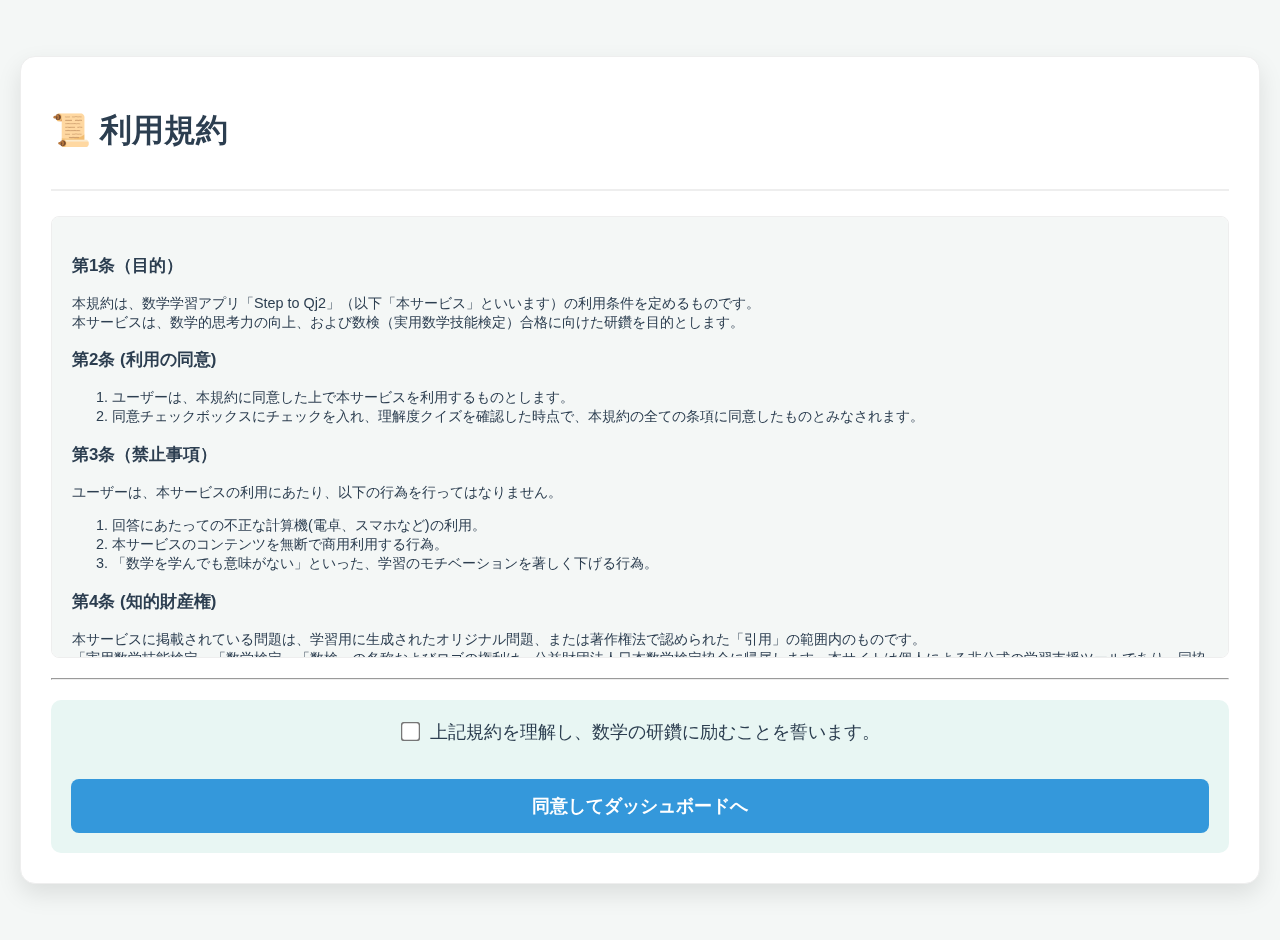
<file: terms.html>
<!DOCTYPE html>
<html lang="ja">
<head>
    <meta charset="UTF-8">
    <meta name="viewport" content="width=device-width, initial-scale=1.0">
    <title>利用規約 - Step to Qj2</title>
    <link rel="stylesheet" href="style.css">
    <link rel="icon" href="icon.png">
    <link rel="apple-touch-icon" href="icon.png">
</head>
<body>

<div class="container" style="max-width: 1600px;">
    <div class="header">
        <h1>📜 利用規約</h1>
    </div>

    <div class="terms-content">
        <h3>第1条（目的）</h3>
        <p>本規約は、数学学習アプリ「Step to Qj2」（以下「本サービス」といいます）の利用条件を定めるものです。<br>
            本サービスは、数学的思考力の向上、および数検（実用数学技能検定）合格に向けた研鑽を目的とします。</p>
        
        <h3>第2条 (利用の同意)</h3>
        <ol>
            <li>ユーザーは、本規約に同意した上で本サービスを利用するものとします。</li>
            <li>同意チェックボックスにチェックを入れ、理解度クイズを確認した時点で、本規約の全ての条項に同意したものとみなされます。</li>
        </ol>

        <h3>第3条（禁止事項）</h3>
        <p>ユーザーは、本サービスの利用にあたり、以下の行為を行ってはなりません。</p>
        <ol>
            <li>回答にあたっての不正な計算機(電卓、スマホなど)の利用。</li>
            <li>本サービスのコンテンツを無断で商用利用する行為。</li>
            <li>「数学を学んでも意味がない」といった、学習のモチベーションを著しく下げる行為。</li>
        </ol>
        <h3>第4条 (知的財産権)</h3>
        <p>本サービスに掲載されている問題は、学習用に生成されたオリジナル問題、または著作権法で認められた「引用」の範囲内のものです。<br>
            「実用数学技能検定」「数学検定」「数検」の名称およびロゴの権利は、公益財団法人日本数学検定協会に帰属します。本サイトは個人による非公式の学習支援ツールであり、同協会の公式サービスではないことをここに明記します。<br>
            本サービスのプログラム、デザイン、および独自に作成されたコンテンツの著作権は管理者に帰属します。</p>
        <h3>第5条 (免責事項)</h3>
            <ol>
                <li>管理者は、本サービスに掲載される情報の正確性について細心の注意を払っていますが、その内容を保証するものではありません。</li>
                <li>本サービスの利用により生じた損害（計算ミスによる失恋、数学の美しさに没頭しすぎたことによる寝不足などを含むがこれらに限られない）について、管理者は一切の責任を負いません。</li>
                <li>本サービスは予告なく内容の変更、停止、または廃止することがあります。</li>
            </ol>
        <h3>第6条 (データの取り扱い)</h3>
        <ol>
            <li>本サービス内の学習記録は、ブラウザのローカルストレージに保存されます。</li>
            <li>ユーザーは「引継ぎコード」を使用することで、自己責任においてデータの移行を行うことができます。</li>
        </ol>
        <h3>第7条（規約の変更）</h3>
            <p>
                管理者は、必要と判断した場合には、ユーザーに通知することなくいつでも本規約を変更することができるものとします。<br>変更後も本サービスの利用を継続した場合、変更後の規約に同意したものとみなします。
            </p>
        <h3>第8条 (プライバシーポリシー)</h3>
        <ol>
            <li>本サービスは、ユーザーの氏名・住所・電話番号などの個人情報をサーバーに送信・収集することはありません。</li>
            <li>学習データはユーザーのブラウザ内（LocalStorage）にのみ保存され、管理者がその内容を閲覧することは技術的に不可能です。</li>
            <li>消息を消す際は、ブラウザのキャッシュを削除することで完全にデータを消滅させることができます。</li>
        </ol>
        <h3>第9条 (準拠法・裁判管轄)</h3>
        <p>
            本規約の解釈にあたっては、日本法を準拠法とします。本サービスに関して紛争が生じた場合には、n次元空間ではなく、東京地方裁判所を第一審の専属的合意管轄裁判所とします。
        </p>
    </div>

    <hr>

    <div class="agreement-box">
        <label class="checkbox-label">
            <input type="checkbox" id="agree-check" onchange="toggleContent()">
            <span>上記規約を理解し、数学の研鑽に励むことを誓います。</span>
        </label>
        
        <button id="submit-btn" class="next-btn" disabled onclick="acceptTerms()">
            同意してダッシュボードへ
        </button>
    </div>

    <div id="optional-quiz-section" class="terms-quiz-section hidden">
        <h3>✅ 【任意】規約理解度チェック</h3>
        <p>同意ありがとうございます。余裕があれば、理解度を確認してみましょう。</p>
        
        <div class="mini-quiz-item">
            <p>Q1. 計算に行き詰まったとき、電卓を使ってもよい？</p>
            <label><input type="radio" name="q1" value="yes" onchange="checkQuiz()"> よい</label>
            <label><input type="radio" name="q1" value="no" onchange="checkQuiz()"> ダメ。己の脳を使う</label>
        </div>

        <div class="mini-quiz-item">
            <p>Q2. このサイトの目的は？</p>
            <label><input type="radio" name="q2" value="world" onchange="checkQuiz()"> 世界征服</label>
            <label><input type="radio" name="q2" value="math" onchange="checkQuiz()"> 数学的思考力の向上</label>
        </div>

        <div id="quiz-msg" style="font-weight:bold; margin:10px 0;"></div>
    </div>

</div>

<script>
    // チェックボックスの状態が変わったら実行
    function toggleContent() {
        const isChecked = document.getElementById('agree-check').checked;
        const btn = document.getElementById('submit-btn');
        const quizSection = document.getElementById('optional-quiz-section');

        // ボタンの有効化
        btn.disabled = !isChecked;
        btn.style.opacity = isChecked ? "1" : "0.5";

        // クイズエリアの表示/非表示
        if (isChecked) {
            quizSection.classList.remove('hidden');
            quizSection.classList.add('fade-in');
        } else {
            quizSection.classList.add('hidden');
            quizSection.classList.remove('fade-in');
        }
    }

    // 同意ボタンクリック時
    function acceptTerms() {
        localStorage.setItem('termsAccepted', 'true');
        alert("規約に同意しました。ロックを解除します。");
        window.location.href = 'index.html';
    }

    // クイズの正誤判定（ただの遊び）
    function checkQuiz() {
        const q1 = document.querySelector('input[name="q1"]:checked');
        const q2 = document.querySelector('input[name="q2"]:checked');
        const msg = document.getElementById('quiz-msg');

        if (q1 && q2) {
            if (q1.value === 'no' && q2.value === 'math') {
                msg.textContent = "⭕ さすがです！完璧な理解です。";
                msg.style.color = "var(--correct)";
            } else {
                msg.textContent = "❌ おや？もう一度規約を読みましょう（同意は有効です）。";
                msg.style.color = "var(--wrong)";
            }
        }
    }
</script>

</body>
</html>
</file>
<file: style.css>
/* =========================================
   🎨 テーマ変数定義 (Light & Dark)
   ========================================= */
:root {
    /* --- ☀️ ライトモード (デフォルト) --- */
    --bg-color: #f4f7f6;           /* 全体の背景 */
    --card-bg: #ffffff;            /* カード・コンテナ背景 */
    --text-main: #2c3e50;          /* メイン文字色 */
    --text-sub: #555555;           /* サブ文字色 */
    --text-muted: #7f8c8d;         /* 薄い文字色 */
    
    --primary: #2c3e50;            /* メインブランド色 (濃紺) */
    --accent: #3498db;             /* アクセント色 (青) */
    --correct: #27ae60;            /* 正解 (緑) */
    --wrong: #e74c3c;              /* 不正解 (赤) */
    
    --border-color: #bdc3c7;       /* 濃い境界線 */
    --border-light: #eeeeee;       /* 薄い境界線 */
    --shadow: rgba(0,0,0,0.1);     /* 影の色 */
    
    --column-bg: #e8f6f3;          /* コラム背景 */
    --explain-bg: #fdedec;         /* 解説背景 */
    --hover-bg: #ecf0f1;           /* ホバー時の背景 */
    --input-bg: #ffffff;           /* 入力エリア背景 */
    
    /* ヒートマップ */
    --heatmap-0: #ebedf0;
    --heatmap-1: #9be9a8;
    --heatmap-2: #40c463;
    --heatmap-3: #216e39;

    /* ロック画面のオーバーレイ (白っぽく) */
    --overlay-bg: rgba(255, 255, 255, 0.85);
    --lock-msg-bg: #ffffff;
}

[data-theme="dark"] {
    /* --- 🌙 ダークモード --- */
    --bg-color: #121212;
    --card-bg: #1e1e1e;
    --text-main: #e0e0e0;
    --text-sub: #b0b0b0;
    --text-muted: #888888;
    
    --primary: #8ab6d9;            /* 暗い背景で見やすい水色に変更 */
    --accent: #3498db;             /* 青はそのまま */
    --correct: #2ecc71;            /* 少し明るい緑 */
    --wrong: #e74c3c;              /* 赤 */
    
    --border-color: #444444;
    --border-light: #333333;
    --shadow: rgba(0,0,0,0.5);
    
    --column-bg: #1b3a2b;          /* 暗い緑背景 */
    --explain-bg: #3c1f1f;         /* 暗い赤背景 */
    --hover-bg: #2c2c2c;
    --input-bg: #2d2d2d;

    /* ヒートマップ (暗いバージョン) */
    --heatmap-0: #2d333b;
    --heatmap-1: #0e4429;
    --heatmap-2: #006d32;
    --heatmap-3: #39d353;

    /* ロック画面のオーバーレイ (黒っぽく) */
    --overlay-bg: rgba(0, 0, 0, 0.85);
    --lock-msg-bg: #2d2d2d;
}

/* =========================================
   基本スタイル
   ========================================= */

body {
    font-family: "Helvetica Neue", Arial, sans-serif;
    background-color: var(--bg-color);
    color: var(--text-main);
    display: flex;
    justify-content: center;
    align-items: center;
    min-height: 100vh;
    margin: 0;
    padding: 20px;
    transition: background-color 0.3s, color 0.3s;
}

.container {
    background: var(--card-bg);
    width: 100%;
    max-width: 80%;
    padding: 30px;
    border-radius: 15px;
    box-shadow: 0 10px 25px var(--shadow);
    border: 1px solid var(--border-light);
}

.hidden { display: none !important; }

/* スタート画面 */
#start-screen { text-align: center; }

.mode-select-container {
    display: grid;
    grid-template-columns: 1fr 1fr;
    gap: 20px;
    margin-top: 30px;
}

.mode-btn {
    background: var(--card-bg);
    border: 2px solid var(--border-color);
    border-radius: 12px;
    padding: 30px 20px;
    font-size: 1.2rem;
    cursor: pointer;
    transition: all 0.2s;
    display: flex;
    flex-direction: column;
    align-items: center;
    gap: 10px;
    color: var(--text-main);
}

.mode-btn:hover {
    border-color: var(--accent);
    background: var(--hover-bg);
    transform: translateY(-2px);
}
.mode-btn .icon { font-size: 2rem; }

.progress {
    background: var(--accent);
    color: white;
    padding: 6px 16px;
    border-radius: 20px;
    font-weight: bold;
    font-size: 1rem;
    box-shadow: 0 3px 6px rgba(52, 152, 219, 0.3);
    letter-spacing: 1px;
}

/* クイズ画面ヘッダー */
.header {
    display: flex;
    justify-content: space-between;
    align-items: center;
    margin-bottom: 25px;
    padding-bottom: 15px;
    border-bottom: 2px solid var(--border-light);
}

.home-link {
    display: inline-flex;
    align-items: center;
    gap: 8px;
    text-decoration: none;
    color: var(--text-sub);
    background: var(--card-bg);
    padding: 8px 16px;
    border-radius: 30px;
    font-size: 0.9rem;
    font-weight: bold;
    box-shadow: 0 2px 5px var(--shadow);
    border: 1px solid var(--border-light);
    transition: all 0.3s ease;
}

.home-link:hover {
    background: var(--primary);
    color: #fff; /* ここは固定で白 */
    transform: translateX(-3px);
    box-shadow: 0 4px 8px var(--shadow);
}

/* --- 📚 コース選択カード --- */
.course-section h2 {
    font-size: 1.2rem;
    margin-bottom: 15px;
    color: var(--text-main);
    display: flex;
    align-items: center;
    gap: 10px;
}

.course-card {
    display: flex;
    align-items: center;
    background: var(--card-bg);
    padding: 20px;
    border-radius: 16px;
    text-decoration: none;
    color: var(--text-main);
    position: relative;
    overflow: hidden;
    transition: all 0.3s cubic-bezier(0.25, 0.8, 0.25, 1);
    box-shadow: 0 10px 20px var(--shadow);
    border: 1px solid var(--border-light);
    margin-bottom: 20px;
}

.course-card:hover {
    transform: translateY(-5px) scale(1.01);
    box-shadow: 0 15px 30px rgba(52, 152, 219, 0.15);
    border-color: rgba(52, 152, 219, 0.3);
}

.course-icon-box {
    width: 50px;
    height: 50px;
    /* グラデーションは個別にstyle属性で指定されることが多いが、デフォルトを用意 */
    background: linear-gradient(135deg, #667eea 0%, #764ba2 100%);
    color: white;
    border-radius: 12px;
    display: flex;
    justify-content: center;
    align-items: center;
    font-weight: bold;
    font-size: 1.2rem;
    margin-right: 15px;
    box-shadow: 0 4px 10px rgba(0,0,0,0.2);
    flex-shrink: 0;
}

.course-info { flex: 1; }

.course-info h3 {
    margin: 0 0 5px 0;
    font-size: 1.1rem;
    color: var(--text-main);
}

.course-info p {
    margin: 0;
    font-size: 0.85rem;
    color: var(--text-muted);
}

.course-arrow {
    width: 30px;
    height: 30px;
    background: var(--border-light);
    border-radius: 50%;
    display: flex;
    justify-content: center;
    align-items: center;
    color: var(--border-color);
    transition: all 0.3s ease;
}

.course-card:hover .course-arrow {
    background: var(--accent);
    color: white;
    transform: translateX(5px);
}

.mode-badge {
    background: var(--primary);
    color: #fff;
    padding: 4px 10px;
    border-radius: 20px;
    font-size: 0.8rem;
}

/* 問題表示エリア */
.question-box {
    font-size: 1.1rem;
    margin-bottom: 25px;
    line-height: 1.6;
    color: var(--text-main);
}

.options-grid {
    display: grid;
    grid-template-columns: 1fr 1fr;
    gap: 15px;
}

.option-btn {
    background: var(--card-bg);
    border: 2px solid var(--border-color);
    border-radius: 8px;
    padding: 15px;
    font-size: 1rem;
    cursor: pointer;
    transition: all 0.2s;
    text-align: left;
    color: var(--text-main);
}

.option-btn:hover:not(:disabled) {
    border-color: var(--accent);
    background: var(--hover-bg);
}
.option-btn:disabled { opacity: 0.7; cursor: not-allowed; }

/* --- MathLive 入力エリア --- */
.input-area { 
    text-align: center;
    width: 100%;
}

math-field {
    display: block;
    font-size: 2rem;
    padding: 20px;
    width: 100%;
    box-sizing: border-box;
    border: 2px solid var(--border-color);
    border-radius: 8px;
    
    /* ダークモード対応 */
    background-color: var(--input-bg); 
    color: var(--text-main);
    
    min-height: 80px;
    margin-bottom: 20px;
    text-shadow: none;
}

math-field:focus-within {
    border-color: var(--accent);
    outline: none;
    box-shadow: 0 0 0 3px rgba(52, 152, 219, 0.2);
}

.submit-btn {
    background: var(--primary);
    color: white; /* ボタン文字は常に白が見やすい */
    border: none;
    padding: 12px 40px;
    border-radius: 8px;
    font-size: 1rem;
    cursor: pointer;
    margin-top: 10px;
}
.submit-btn:hover { opacity: 0.9; }

/* 結果表示 */
.result-area {
    margin-top: 25px;
    padding: 20px;
    border-radius: 10px;
    animation: fadeIn 0.5s ease;
    /* 背景色はJSでクラス付与時に適用されるが、基本文字色を設定 */
    color: var(--text-main);
}
@keyframes fadeIn {
    from { opacity: 0; transform: translateY(10px); }
    to { opacity: 1; transform: translateY(0); }
}

.result-title {
    font-weight: bold;
    font-size: 1.2rem;
    margin-bottom: 10px;
}
.is-correct {
    background-color: var(--column-bg);
    border-left: 5px solid var(--correct);
    color: var(--text-main);
}
.is-correct .result-title { color: var(--correct); }

.is-wrong {
    background-color: var(--explain-bg);
    border-left: 5px solid var(--wrong);
    color: var(--text-main);
}
.is-wrong .result-title { color: var(--wrong); }

.column-badge {
    display: inline-block;
    background: var(--correct);
    color: white;
    padding: 2px 8px;
    border-radius: 4px;
    font-size: 0.8rem;
    margin-bottom: 10px;
}

.next-btn {
    width: 100%;
    margin-top: 20px;
    padding: 15px;
    background: var(--accent);
    color: white;
    border: none;
    border-radius: 8px;
    font-size: 1.1rem;
    cursor: pointer;
    font-weight: bold;
}
.next-btn:hover { background: #2980b9; }

/* スマホ対応 */
@media (max-width: 480px) {
    .stats-grid-detailed { grid-template-columns: 1fr; }
    .options-grid { grid-template-columns: 1fr; }
}

/* カテゴリタグ */
.category-tag {
    display: inline-block;
    background: var(--hover-bg);
    color: var(--text-muted);
    font-size: 0.8rem;
    padding: 2px 8px;
    border-radius: 4px;
    margin-bottom: 8px;
}

/* ダッシュボード：時間表示 */
.time-stats {
    display: flex;
    gap: 15px;
    margin-bottom: 20px;
}
.time-box {
    flex: 1;
    background: #34495e; /* ここは固定色でOK */
    color: #fff;
    padding: 15px;
    border-radius: 10px;
    text-align: center;
}
.time-box span { display: block; font-size: 0.8rem; opacity: 0.8; margin-bottom: 5px; }
.time-box strong { font-size: 1.4rem; }

/* ダッシュボード：詳細グリッド */
.stats-grid-detailed {
    display: grid;
    grid-template-columns: 1fr 1fr;
    gap: 15px;
    margin-bottom: 20px;
}

.stat-card-text {
    display: flex;
    flex-direction: column;
    justify-content: center;
    background: var(--card-bg);
    padding: 15px;
    border-radius: 12px;
    border: 1px solid var(--border-light);
    color: var(--text-main);
}
.stat-card-text .row {
    display: flex;
    justify-content: space-between;
    padding: 8px 0;
    border-bottom: 1px solid var(--border-light);
    font-size: 0.95rem;
}
.stat-card-text .row:last-child { border-bottom: none; }
.stat-card-text .correct { color: var(--correct); }
.stat-card-text .wrong { color: var(--wrong); }

/* グラフコンテナ */
.chart-mini-container { height: 120px; position: relative !important; width: 100% !important; overflow: hidden; }
.chart-bar-container { height: 250px; position: relative !important; width: 100% !important; overflow: hidden; }
canvas { display: block; width: 100% !important; height: 100% !important; }

.category-section {
    background: var(--card-bg);
    padding: 20px;
    border-radius: 12px;
    border: 1px solid var(--border-light);
    margin-bottom: 30px;
}

.reset-link {
    background: none;
    border: none;
    color: var(--text-muted);
    text-decoration: underline;
    cursor: pointer;
    font-size: 0.8rem;
    width: 100%;
    margin-top: 10px;
}

/* データ管理セクション */
.data-management-section {
    background: var(--card-bg);
    border-radius: 16px;
    padding: 25px;
    margin-top: 40px;
    box-shadow: 0 4px 15px var(--shadow);
    border: 1px solid var(--border-light);
}

.data-management-section h2 {
    font-size: 1.2rem;
    margin-bottom: 20px;
    color: var(--text-main);
    border-bottom: 2px solid var(--border-light);
    padding-bottom: 10px;
}

/* タブボタン */
.data-tabs {
    display: flex;
    gap: 10px;
    margin-bottom: 20px;
}

.tab-btn {
    flex: 1;
    padding: 10px;
    border: none;
    background: var(--border-light); /* 非アクティブ時 */
    color: var(--text-muted);
    border-radius: 8px;
    cursor: pointer;
    font-weight: bold;
    transition: all 0.2s;
}

.tab-btn.active {
    background: var(--primary);
    color: #fff; /* アクティブ文字は白固定 */
    box-shadow: 0 4px 10px rgba(0,0,0,0.2);
}

.tab-content {
    display: none;
    animation: fadeIn 0.3s;
}
.tab-content.active { display: block; }
.tab-desc { font-size: 0.9rem; color: var(--text-sub); margin-bottom: 15px; }

/* 転送エリア */
.transfer-box {
    background: var(--hover-bg);
    padding: 15px;
    border-radius: 10px;
    border: 1px solid var(--border-light);
    margin-bottom: 20px;
}

.transfer-box h3 { margin: 0 0 10px 0; font-size: 1rem; color: var(--text-main); }

textarea {
    width: 100%;
    height: 80px;
    padding: 10px;
    border-radius: 6px;
    border: 1px solid var(--border-color);
    font-family: 'Roboto Mono', monospace;
    font-size: 0.85rem;
    margin-bottom: 10px;
    resize: none;
    background: var(--input-bg);
    color: var(--text-main);
}

.action-btn {
    background: var(--accent);
    color: white;
    border: none;
    padding: 10px 20px;
    border-radius: 6px;
    cursor: pointer;
    font-weight: bold;
}
.action-btn.secondary { background: #e67e22; }

.sub-btn {
    background: var(--primary);
    color: white;
    border: none;
    padding: 5px 15px;
    border-radius: 4px;
    font-size: 0.8rem;
    cursor: pointer;
}

/* リセットオプション */
.reset-options {
    display: flex;
    flex-direction: column;
    gap: 10px;
}

.reset-item {
    display: flex;
    justify-content: space-between;
    align-items: center;
    padding: 15px;
    background: var(--card-bg);
    border: 1px solid var(--border-light);
    border-radius: 8px;
}

.reset-item span { font-weight: bold; color: var(--text-sub); }

.reset-btn {
    padding: 8px 16px;
    border: none;
    border-radius: 6px;
    cursor: pointer;
    font-weight: bold;
    color: white;
}
.reset-btn.warning { background: #f1c40f; color: #333; }
.reset-btn.danger { background: var(--wrong); }
.danger-border { border-color: #fab1a0; background: var(--explain-bg); }
.warning-text { color: #e67e22; font-size: 0.85rem; font-weight: bold; margin-bottom: 5px; }


/* --- 🎨 ロゴ・アイコン --- */

.logo-container {
    display: flex;
    align-items: center;
    gap: 15px;
    padding: 10px;
    justify-content: center;
}

.logo-box {
    width: 200px;
    height: 200px;
    background: var(--primary); 
    border-radius: 12px;
    position: relative;
    display: flex;
    justify-content: center;
    align-items: center;
    overflow: hidden;
    box-shadow: 0 4px 15px rgba(0,0,0,0.2);
    border: 1px solid rgba(255,255,255,0.1);
}

.logo-inner {
    width: 140px;
    height: 140px;
    border: 2px solid var(--accent);
    position: absolute;
    transform: rotate(45deg);
    opacity: 0.6;
}
.logo-inner::after {
    content: '';
    position: absolute;
    width: 100px;
    height: 100px;
    border: 1px solid rgba(255,255,255,0.3);
    top: 50%; left: 50%;
    transform: translate(-50%, -50%);
}

.logo-text {
    color: #fff;
    font-family: 'Roboto Mono', monospace;
    font-size: 96px;
    font-weight: bold;
    z-index: 2;
    text-shadow: 0 0 10px rgba(52, 152, 219, 0.8);
}

.site-name {
    font-family: 'Helvetica Neue', Arial, sans-serif;
    font-size: 22px;
    font-weight: 800;
    color: var(--text-main);
    letter-spacing: -0.5px;
}
.site-name .j2 {
    color: var(--accent);
    font-size: 26px;
    margin-left: 2px;
    font-style: italic;
}
.logo-box:hover .logo-inner {
    transform: rotate(225deg);
    transition: transform 0.8s cubic-bezier(0.4, 0, 0.2, 1);
}


/* --- 🏆 称号エリア --- */
.user-profile-section {
    background: var(--card-bg);
    padding: 20px;
    border-radius: 16px;
    margin-bottom: 20px;
    display: flex;
    align-items: center;
    gap: 20px;
    box-shadow: 0 4px 15px var(--shadow);
    border: 1px solid var(--border-light);
}

.title-icon-box {
    width: 60px;
    height: 60px;
    background: var(--hover-bg);
    border-radius: 50%;
    display: flex;
    justify-content: center;
    align-items: center;
    font-size: 2rem;
}

.title-info h3 { margin: 0; color: var(--text-muted); font-size: 0.9rem; font-weight: normal; }
.title-text { font-size: 1.4rem; font-weight: bold; color: var(--text-main); margin: 5px 0; }
.next-title { font-size: 0.8rem; color: var(--text-muted); }

/* --- 📅 カレンダー（ヒートマップ） --- */
.heatmap-section {
    background: var(--card-bg);
    padding: 20px;
    border-radius: 16px;
    margin-bottom: 20px;
    border: 1px solid var(--border-light);
}
.heatmap-section h3 { margin: 0 0 15px 0; font-size: 1rem; color: var(--text-sub); }

.heatmap-grid {
    display: grid;
    grid-template-columns: repeat(14, 1fr);
    gap: 5px;
}

.heatmap-cell {
    aspect-ratio: 1;
    border-radius: 4px;
    transition: all 0.2s;
}
.heatmap-cell:hover { transform: scale(1.2); border: 1px solid var(--border-color); }

/* レベル色は変数化 */
.level-0 { background-color: var(--heatmap-0); }
.level-1 { background-color: var(--heatmap-1); }
.level-2 { background-color: var(--heatmap-2); }
.level-3 { background-color: var(--heatmap-3); }


/* --- 📜 規約＆ロック機能 --- */
.terms-link-btn {
    display: inline-block;
    background: var(--card-bg);
    color: var(--text-sub);
    padding: 10px 20px;
    border-radius: 30px;
    text-decoration: none;
    font-weight: bold;
    border: 1px solid var(--border-color);
    box-shadow: 0 2px 5px var(--shadow);
    transition: all 0.3s;
}
.terms-link-btn:hover {
    background: var(--primary);
    color: #fff;
    border-color: var(--primary);
}

.terms-content {
    background: var(--bg-color); /* Slightly diff from card */
    padding: 20px;
    border-radius: 8px;
    border: 1px solid var(--border-light);
    height: 400px;
    overflow-y: scroll;
    margin-bottom: 20px;
    font-size: 0.9rem;
    color: var(--text-main);
}

.mini-quiz-item {
    background: var(--card-bg);
    padding: 15px;
    margin-bottom: 10px;
    border-radius: 8px;
    border: 1px solid var(--border-light);
    color: var(--text-main);
}
.mini-quiz-item p { margin: 0 0 10px 0; font-weight: bold; }
.mini-quiz-item label { margin-right: 15px; cursor: pointer; }

.agreement-box {
    text-align: center;
    padding: 20px;
    background: var(--column-bg);
    border-radius: 10px;
    margin-top: 20px;
    transition: all 0.3s;
    color: var(--text-main);
}
.agreement-box.disabled {
    opacity: 0.5;
    pointer-events: none;
    filter: grayscale(100%);
}

.checkbox-label {
    display: flex;
    align-items: center;
    justify-content: center;
    gap: 10px;
    font-size: 1.1rem;
    cursor: pointer;
    margin-bottom: 15px;
}
.checkbox-label input { transform: scale(1.5); }

.course-section { position: relative; }

.lock-overlay {
    position: absolute;
    top: 0; left: 0; width: 100%; height: 100%;
    background: var(--overlay-bg); /* 変数化: 白/黒の半透明 */
    backdrop-filter: blur(3px);
    z-index: 10;
    display: flex;
    justify-content: center;
    align-items: center;
    border-radius: 16px;
}

.lock-message {
    text-align: center;
    font-weight: bold;
    color: var(--text-sub);
    background: var(--lock-msg-bg);
    padding: 20px;
    border-radius: 10px;
    box-shadow: 0 5px 15px var(--shadow);
    border: 2px solid var(--border-light);
}

.terms-quiz-section {
    background: var(--card-bg);
    padding: 20px;
    border-radius: 10px;
    border: 2px dashed var(--border-color);
    margin-top: 30px;
}
.terms-quiz-section h3 { margin-top: 0; color: var(--text-muted); }

/* --- 🌙 トグルボタン --- */
.theme-toggle-btn {
    position: fixed;
    bottom: 20px;
    right: 20px;
    width: 50px;
    height: 50px;
    background: var(--card-bg);
    border: 2px solid var(--border-color);
    border-radius: 50%;
    font-size: 1.5rem;
    cursor: pointer;
    box-shadow: 0 4px 10px rgba(0,0,0,0.2);
    z-index: 1000;
    display: flex;
    justify-content: center;
    align-items: center;
    transition: transform 0.2s;
    color: var(--text-main);
}
.theme-toggle-btn:hover { transform: scale(1.1); }

/* ==========================================
   🔔 通知ボタン ＆ モーダル
   ========================================== */

/* テーマボタンの左に配置 */
.notify-toggle-btn {
    position: fixed;
    bottom: 20px;
    right: 85px; /* テーマボタン(右20px + 幅50px + 隙間15px) */
    width: 50px;
    height: 50px;
    background: var(--card-bg);
    border: 2px solid var(--border-color);
    border-radius: 50%;
    font-size: 1.5rem;
    cursor: pointer;
    box-shadow: 0 4px 10px rgba(0,0,0,0.2);
    z-index: 1000;
    display: flex;
    justify-content: center;
    align-items: center;
    transition: transform 0.2s;
    color: var(--text-main);
}
.notify-toggle-btn:hover { transform: scale(1.1); }

/* 赤い通知バッジ */
.notify-badge {
    position: absolute;
    top: -5px;
    right: -5px;
    background: var(--accent);
    color: white;
    font-size: 0.7rem;
    font-weight: bold;
    width: 20px;
    height: 20px;
    border-radius: 50%;
    display: flex;
    justify-content: center;
    align-items: center;
    border: 2px solid var(--card-bg);
}

/* 背景を暗くするオーバーレイ */
.notify-overlay {
    position: fixed;
    top: 0; left: 0; width: 100%; height: 100%;
    background: rgba(0, 0, 0, 0.6);
    backdrop-filter: blur(4px); /* すりガラス効果 */
    z-index: 2000;
    display: flex;
    justify-content: center;
    align-items: center;
    opacity: 0;
    visibility: hidden;
    transition: all 0.3s ease;
}
.notify-overlay.active {
    opacity: 1;
    visibility: visible;
}

/* 通知ボックスの中身 */
.notify-content {
    background: var(--card-bg);
    width: 90%;
    max-width: 450px;
    border-radius: 16px;
    padding: 25px;
    box-shadow: 0 10px 30px rgba(0,0,0,0.5);
    border: 1px solid var(--border-light);
    transform: translateY(20px);
    transition: transform 0.3s ease;
    color: var(--text-main);
}
.notify-overlay.active .notify-content {
    transform: translateY(0); /* ふんわり下から浮き上がる */
}

/* ヘッダーと閉じるボタン */
.notify-header {
    display: flex;
    justify-content: space-between;
    align-items: center;
    border-bottom: 2px solid var(--border-light);
    padding-bottom: 15px;
    margin-bottom: 15px;
}
.notify-header h2 { margin: 0; font-size: 1.2rem; }
.notify-close-btn {
    background: none; border: none; font-size: 1.2rem;
    cursor: pointer; color: var(--text-muted); transition: color 0.2s;
}
.notify-close-btn:hover { color: var(--wrong); }

/* お知らせリスト */
.notify-list { list-style: none; padding: 0; margin: 0; max-height: 500px; overflow-y: auto; }
.notify-list li {
    padding: 15px 0;
    border-bottom: 1px dashed var(--border-light);
}
.notify-list li:last-child { border-bottom: none; }
.notify-date {
    display: inline-block;
    font-size: 0.8rem;
    color: var(--text-muted);
    background: var(--hover-bg);
    padding: 2px 8px;
    border-radius: 4px;
    margin-bottom: 8px;
}
.notify-list p { margin: 0; font-size: 0.95rem; line-height: 1.5; }
</file>
